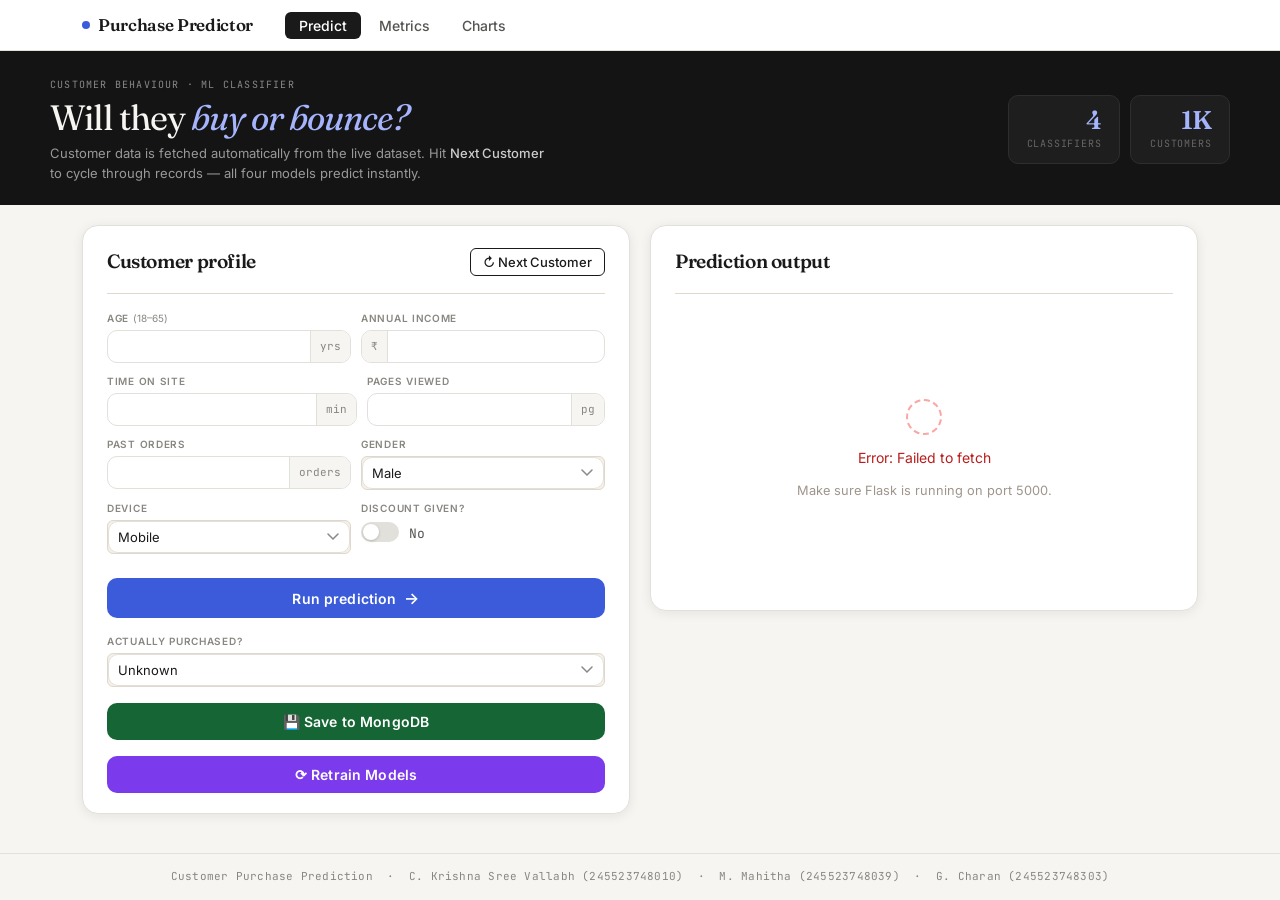
<file: frontend/index.html>
<!DOCTYPE html>
<html lang="en">
<head>
  <meta charset="UTF-8"/>
  <meta name="viewport" content="width=device-width,initial-scale=1"/>
  <title>Purchase Predictor — ML Project</title>
  <link rel="preconnect" href="https://fonts.googleapis.com">
  <link href="https://fonts.googleapis.com/css2?family=Fraunces:ital,opsz,wght@0,9..144,400;0,9..144,600;1,9..144,400;1,9..144,600&family=Inter:wght@400;500;600&family=JetBrains+Mono:wght@400;500&display=swap" rel="stylesheet">
  <link rel="stylesheet" href="static/css/style.css"/>
  <style>
    *, *::before, *::after { box-sizing: border-box; margin: 0; padding: 0; }

    :root {
      --bg:        #F6F5F2;
      --surface:   #FFFFFF;
      --ink:       #1A1A1A;
      --ink-2:     #555450;
      --ink-3:     #888680;
      --rule:      #E2E0DA;
      --accent:    #3B5BDB;
      --accent-lt: #EEF2FF;
      --buy:       #1A6B3C;
      --buy-lt:    #EAFAF1;
      --nobuy:     #991B1B;
      --nobuy-lt:  #FEF2F2;
      --radius:    10px;
      --radius-lg: 16px;
    }

    html, body {
      height: 100%;
    }

    body {
      background: var(--bg);
      color: var(--ink);
      font-family: 'Inter', sans-serif;
      font-size: 15px;
      line-height: 1.6;
      -webkit-font-smoothing: antialiased;
      display: flex;
      flex-direction: column;
      min-height: 100vh;
    }

    /* ── Topbar ── */
    .topbar {
      background: var(--surface);
      border-bottom: 1px solid var(--rule);
      position: sticky;
      top: 0;
      z-index: 100;
      flex-shrink: 0;
    }
    .topbar-inner {
      max-width: 1180px;
      margin: 0 auto;
      padding: 0 2rem;
      height: 50px;
      display: flex;
      align-items: center;
      gap: 2rem;
    }
    .brand {
      font-family: 'Fraunces', serif;
      font-size: 17px;
      font-weight: 600;
      letter-spacing: -0.02em;
      color: var(--ink);
      display: flex;
      align-items: center;
      gap: 8px;
      flex-shrink: 0;
    }
    .brand-dot {
      width: 8px; height: 8px;
      border-radius: 50%;
      background: var(--accent);
      display: inline-block;
    }
    .nav-pills {
      display: flex;
      gap: 4px;
      margin-left: auto;
    }
    .pill {
      background: none;
      border: none;
      cursor: pointer;
      font-family: 'Inter', sans-serif;
      font-size: 14px;
      font-weight: 500;
      color: var(--ink-2);
      padding: 5px 14px;
      border-radius: 6px;
      transition: background 0.15s, color 0.15s;
      text-decoration: none;
      display: inline-flex;
      align-items: center;
    }
    .pill:hover { background: var(--bg); color: var(--ink); }
    .pill.active { background: var(--ink); color: #fff; }

    /* ── Hero (compact) ── */
    .hero {
      background: #141414;
      color: #F6F5F2;
      padding: 1.6rem 2rem 1.4rem;
      flex-shrink: 0;
    }
    .hero-inner {
      max-width: 1180px;
      margin: 0 auto;
      display: flex;
      align-items: center;
      gap: 2rem;
    }
    .hero-copy { flex: 1; }
    .hero-label {
      font-family: 'JetBrains Mono', monospace;
      font-size: 10px;
      letter-spacing: 0.12em;
      color: #888;
      text-transform: uppercase;
      margin-bottom: 0.4rem;
    }
    .hero-h1 {
      font-family: 'Fraunces', serif;
      font-size: clamp(1.6rem, 3vw, 2.2rem);
      font-weight: 400;
      line-height: 1.1;
      letter-spacing: -0.03em;
      color: #F6F5F2;
      margin-bottom: 0.4rem;
    }
    .hero-h1 em { font-style: italic; color: #A5B4FC; }
    .hero-p {
      font-size: 13px;
      color: #999;
      max-width: 500px;
      line-height: 1.5;
    }
    .hero-p strong { color: #ccc; font-weight: 500; }

    .hero-stats {
      display: flex;
      gap: 10px;
      flex-shrink: 0;
    }
    .stat-box {
      background: #1E1E1E;
      border: 1px solid #2E2E2E;
      border-radius: var(--radius);
      padding: 0.7rem 1.1rem;
      min-width: 100px;
      text-align: right;
    }
    .stat-n {
      display: block;
      font-family: 'Fraunces', serif;
      font-size: 1.6rem;
      font-weight: 600;
      color: #A5B4FC;
      line-height: 1;
      letter-spacing: -0.03em;
    }
    .stat-l {
      display: block;
      font-size: 10px;
      letter-spacing: 0.08em;
      text-transform: uppercase;
      color: #666;
      margin-top: 3px;
      font-family: 'JetBrains Mono', monospace;
    }

    /* ── Main fills remaining space ── */
    .main {
      max-width: 1180px;
      width: 100%;
      margin: 0 auto;
      padding: 1.25rem 2rem 1.25rem;
      flex: 1;
      display: flex;
      flex-direction: column;
    }

    /* ── Tabs ── */
    .tab { display: none; flex: 1; flex-direction: column; }
    .tab.active { display: flex; }

    /* ── Predict layout: side by side ── */
    .predict-layout {
      display: grid;
      grid-template-columns: 1fr 1fr;
      gap: 1.25rem;
      align-items: start;
      flex: 1;
    }

    /* ── Pane ── */
    .pane {
      background: var(--surface);
      border: 1px solid var(--rule);
      border-radius: var(--radius-lg);
      padding: 1.25rem 1.5rem;
    }
    .wide-pane { max-width: 100%; }

    .pane-head {
      display: flex;
      align-items: center;
      gap: 12px;
      margin-bottom: 1rem;
      flex-wrap: wrap;
    }
    .pane-title {
      font-family: 'Fraunces', serif;
      font-size: 1.2rem;
      font-weight: 600;
      letter-spacing: -0.02em;
      color: var(--ink);
      flex: 1;
    }
    .pane-sub {
      font-size: 13px;
      color: var(--ink-3);
      font-style: italic;
    }

    /* ── Next customer button ── */
    .next-btn {
      background: none;
      border: 1.5px solid var(--ink);
      color: var(--ink);
      font-family: 'Inter', sans-serif;
      font-size: 13px;
      font-weight: 500;
      padding: 5px 12px;
      border-radius: 6px;
      cursor: pointer;
      transition: background 0.15s, color 0.15s;
      white-space: nowrap;
    }
    .next-btn:hover { background: var(--ink); color: #fff; }

    /* ── Form fields ── */
    .form-rows { display: flex; flex-direction: column; gap: 10px; }
    .row-2 { display: grid; grid-template-columns: 1fr 1fr; gap: 10px; }

    .field label {
      display: block;
      font-size: 10px;
      font-weight: 600;
      letter-spacing: 0.07em;
      text-transform: uppercase;
      color: var(--ink-3);
      margin-bottom: 4px;
    }
    .range { font-weight: 400; letter-spacing: 0; text-transform: none; color: var(--ink-3); font-size: 10px; }

    .inp-wrap {
      display: flex;
      align-items: stretch;
      border: 1.5px solid var(--rule);
      border-radius: var(--radius);
      overflow: hidden;
      background: var(--surface);
      transition: border-color 0.15s;
    }
    .inp-wrap:focus-within { border-color: var(--accent); }
    .inp-wrap input {
      flex: 1;
      border: none;
      outline: none;
      padding: 7px 9px;
      font-family: 'JetBrains Mono', monospace;
      font-size: 13px;
      background: transparent;
      color: var(--ink);
      min-width: 0;
    }
    .inp-tag {
      padding: 0 9px;
      background: var(--bg);
      font-family: 'JetBrains Mono', monospace;
      font-size: 11px;
      color: var(--ink-3);
      display: flex;
      align-items: center;
      border-left: 1.5px solid var(--rule);
      white-space: nowrap;
    }
    .inp-tag.left { border-left: none; border-right: 1.5px solid var(--rule); }

    .sel-wrap select {
      width: 100%;
      border: 1.5px solid var(--rule);
      border-radius: var(--radius);
      padding: 7px 9px;
      font-family: 'Inter', sans-serif;
      font-size: 13px;
      background: var(--surface);
      color: var(--ink);
      outline: none;
      cursor: pointer;
      appearance: none;
      background-image: url("data:image/svg+xml,%3Csvg xmlns='http://www.w3.org/2000/svg' width='12' height='8' viewBox='0 0 12 8'%3E%3Cpath d='M1 1l5 5 5-5' stroke='%23888' stroke-width='1.5' fill='none' stroke-linecap='round'/%3E%3C/svg%3E");
      background-repeat: no-repeat;
      background-position: right 10px center;
      padding-right: 28px;
    }
    .sel-wrap select:focus { border-color: var(--accent); }

    /* toggle */
    .toggle-field { display: flex; align-items: center; gap: 10px; padding-top: 2px; }
    .sw { position: relative; display: inline-block; width: 38px; height: 20px; flex-shrink: 0; }
    .sw input { opacity: 0; width: 0; height: 0; }
    .sw-track {
      position: absolute; inset: 0;
      background: var(--rule);
      border-radius: 10px;
      cursor: pointer;
      transition: background 0.2s;
    }
    .sw input:checked ~ .sw-track { background: var(--accent); }
    .sw-thumb {
      position: absolute;
      top: 2px; left: 2px;
      width: 16px; height: 16px;
      background: #fff;
      border-radius: 50%;
      transition: transform 0.2s;
      box-shadow: 0 1px 3px rgba(0,0,0,0.2);
    }
    .sw input:checked ~ .sw-track .sw-thumb { transform: translateX(18px); }
    .sw-val { font-size: 13px; color: var(--ink-2); font-family: 'JetBrains Mono', monospace; }

    /* run button */
    .run-btn {
      margin-top: 1rem;
      width: 100%;
      background: var(--accent);
      color: #fff;
      border: none;
      border-radius: var(--radius);
      padding: 10px 20px;
      font-family: 'Inter', sans-serif;
      font-size: 14px;
      font-weight: 600;
      cursor: pointer;
      display: flex;
      align-items: center;
      justify-content: center;
      gap: 8px;
      transition: opacity 0.15s;
      letter-spacing: 0.01em;
    }
    .run-btn:hover { opacity: 0.88; }
    .run-arrow { font-size: 16px; }

    /* ── Results pane ── */
    .actual-label {
      display: flex;
      align-items: center;
      gap: 8px;
      padding: 8px 13px;
      border-radius: var(--radius);
      font-family: 'JetBrains Mono', monospace;
      font-size: 12px;
      font-weight: 500;
      margin-bottom: 1rem;
    }
    .actual-label.bought { background: var(--buy-lt); color: var(--buy); border: 1px solid #BBF7D0; }
    .actual-label.not-bought { background: var(--nobuy-lt); color: var(--nobuy); border: 1px solid #FECACA; }
    .hidden { display: none !important; }

    .results-empty, .results-loading {
      display: flex;
      flex-direction: column;
      align-items: center;
      justify-content: center;
      padding: 2.5rem 0;
      color: var(--ink-3);
      font-size: 14px;
      gap: 12px;
    }
    .empty-circle {
      width: 36px; height: 36px;
      border-radius: 50%;
      border: 2px dashed var(--rule);
    }
    .spinner {
      width: 26px; height: 26px;
      border: 2.5px solid var(--rule);
      border-top-color: var(--accent);
      border-radius: 50%;
      animation: spin 0.7s linear infinite;
    }
    @keyframes spin { to { transform: rotate(360deg); } }

    /* ── Prediction cards ── */
    .results-cards {
      display: flex;
      flex-direction: column;
      gap: 8px;
    }
    .model-row {
      display: grid;
      grid-template-columns: 120px 1fr auto;
      align-items: center;
      gap: 12px;
      padding: 10px 14px;
      border: 1px solid var(--rule);
      border-radius: var(--radius);
      background: var(--bg);
      transition: border-color 0.15s;
    }
    .model-row.winner {
      background: var(--accent-lt);
      border-color: #C7D2FE;
    }
    .model-row.buy-pred { border-left: 3px solid var(--buy); }
    .model-row.nobuy-pred { border-left: 3px solid var(--nobuy); }

    .model-name {
      font-size: 10px;
      font-weight: 600;
      letter-spacing: 0.06em;
      text-transform: uppercase;
      color: var(--ink-3);
    }
    .model-verdict {
      font-family: 'Fraunces', serif;
      font-size: 0.95rem;
      font-weight: 600;
      letter-spacing: -0.01em;
    }
    .model-verdict.buy { color: var(--buy); }
    .model-verdict.nobuy { color: var(--nobuy); }

    .model-bar-wrap { position: relative; }
    .model-bar-bg {
      height: 4px;
      background: var(--rule);
      border-radius: 3px;
      overflow: hidden;
      margin-top: 4px;
    }
    .model-bar-fill {
      height: 100%;
      border-radius: 3px;
      transition: width 0.6s cubic-bezier(0.22,1,0.36,1);
    }
    .model-bar-fill.buy { background: var(--buy); }
    .model-bar-fill.nobuy { background: var(--nobuy); }

    .model-pct {
      font-family: 'JetBrains Mono', monospace;
      font-size: 13px;
      font-weight: 500;
      color: var(--ink-2);
      white-space: nowrap;
    }

    /* ── Verdict ── */
    .verdict {
      margin-top: 1rem;
      padding: 12px 16px;
      border-radius: var(--radius);
      background: var(--ink);
      color: #F6F5F2;
    }
    .verdict-tag {
      font-family: 'JetBrains Mono', monospace;
      font-size: 10px;
      letter-spacing: 0.1em;
      text-transform: uppercase;
      color: #777;
      display: block;
      margin-bottom: 3px;
    }
    .verdict-text {
      font-family: 'Fraunces', serif;
      font-size: 1.1rem;
      font-weight: 600;
      letter-spacing: -0.02em;
    }
    .verdict-meta {
      font-size: 12px;
      color: #999;
      margin-top: 3px;
    }

    /* ── Metrics tab ── */
    #metrics-area .metrics-grid {
      display: grid;
      grid-template-columns: repeat(auto-fit, minmax(220px, 1fr));
      gap: 12px;
    }
    .metric-card {
      background: var(--bg);
      border: 1px solid var(--rule);
      border-radius: var(--radius);
      padding: 1rem 1.25rem;
    }
    .metric-card .mc-model {
      font-size: 11px;
      font-weight: 600;
      letter-spacing: 0.07em;
      text-transform: uppercase;
      color: var(--ink-3);
      margin-bottom: 10px;
    }
    .metric-card .mc-acc {
      font-family: 'Fraunces', serif;
      font-size: 2rem;
      font-weight: 600;
      color: var(--accent);
      letter-spacing: -0.03em;
      line-height: 1;
    }
    .metric-card .mc-label {
      font-size: 12px;
      color: var(--ink-3);
      margin-top: 2px;
    }
    .metric-card table {
      width: 100%;
      border-collapse: collapse;
      margin-top: 12px;
      font-size: 12px;
    }
    .metric-card td {
      padding: 3px 0;
      color: var(--ink-2);
    }
    .metric-card td:last-child {
      text-align: right;
      font-family: 'JetBrains Mono', monospace;
      color: var(--ink);
      font-weight: 500;
    }
    .muted-msg { color: var(--ink-3); font-size: 14px; }

    /* ── Charts tab ── */
    .charts-area {
      display: grid;
      grid-template-columns: repeat(auto-fit, minmax(280px, 1fr));
      gap: 1.25rem;
    }
    .chart-card {
      background: var(--bg);
      border: 1px solid var(--rule);
      border-radius: var(--radius);
      overflow: hidden;
    }
    .chart-card img { width: 100%; display: block; }
    .chart-card-label {
      padding: 10px 14px;
      font-size: 12px;
      color: var(--ink-3);
      border-top: 1px solid var(--rule);
      font-family: 'JetBrains Mono', monospace;
    }

    /* ── Footer ── */
    .footer {
      border-top: 1px solid var(--rule);
      text-align: center;
      padding: 0.9rem 2rem;
      font-size: 11px;
      color: var(--ink-3);
      font-family: 'JetBrains Mono', monospace;
      letter-spacing: 0.02em;
      flex-shrink: 0;
    }

    /* ── Responsive ── */
    @media (max-width: 780px) {
      .predict-layout { grid-template-columns: 1fr; }
      .hero-inner { flex-wrap: wrap; }
      .hero-stats { flex-direction: row; flex-wrap: wrap; }
      .stat-box { flex: 1; min-width: 80px; }
      .row-2 { grid-template-columns: 1fr; }
      .model-row { grid-template-columns: 100px 1fr auto; }
    }
  </style>
</head>
<body>

<header class="topbar">
  <div class="topbar-inner">
    <div class="brand"><span class="brand-dot"></span>Purchase Predictor</div>
    <nav class="nav-pills">
      <button class="pill active" data-tab="predict">Predict</button>
      <button class="pill" data-tab="metrics">Metrics</button>
      <button class="pill" data-tab="charts">Charts</button>
    </nav>
  </div>
</header>

<div class="hero">
  <div class="hero-inner">
    <div class="hero-copy">
      <p class="hero-label">Customer Behaviour · ML Classifier</p>
      <h1 class="hero-h1">Will they <em>buy or bounce?</em></h1>
      <p class="hero-p">
        Customer data is fetched automatically from the live dataset.
        Hit <strong>Next Customer</strong> to cycle through records —
        all four models predict instantly.
      </p>
    </div>
    <div class="hero-stats">
      <div class="stat-box">
        <span class="stat-n">4</span>
        <span class="stat-l">Classifiers</span>
      </div>
      <div class="stat-box">
        <span class="stat-n">1K</span>
        <span class="stat-l">Customers</span>
      </div>
    </div>
  </div>
</div>

<main class="main">

  <!-- TAB: PREDICT -->
  <section id="tab-predict" class="tab active">
    <div class="predict-layout">

      <div class="pane form-pane">
        <div class="pane-head">
          <h2 class="pane-title">Customer profile</h2>
          <button class="next-btn" id="nextCustomerBtn">↻ Next customer</button>
        </div>

        <div class="form-rows">
          <div class="row-2">
            <div class="field">
              <label>Age <span class="range">(18–65)</span></label>
              <div class="inp-wrap"><input type="number" id="f-age" min="18" max="65"/><span class="inp-tag">yrs</span></div>
            </div>
            <div class="field">
              <label>Annual income</label>
              <div class="inp-wrap"><span class="inp-tag left">₹</span><input type="number" id="f-income"/></div>
            </div>
          </div>
          <div class="row-2">
            <div class="field">
              <label>Time on site</label>
              <div class="inp-wrap"><input type="number" id="f-time" step="0.5"/><span class="inp-tag">min</span></div>
            </div>
            <div class="field">
              <label>Pages viewed</label>
              <div class="inp-wrap"><input type="number" id="f-pages" min="1" max="20"/><span class="inp-tag">pg</span></div>
            </div>
          </div>
          <div class="row-2">
            <div class="field">
              <label>Past orders</label>
              <div class="inp-wrap"><input type="number" id="f-orders" min="0" max="15"/><span class="inp-tag">orders</span></div>
            </div>
            <div class="field">
              <label>Gender</label>
              <div class="sel-wrap"><select id="f-gender"><option>Male</option><option>Female</option></select></div>
            </div>
          </div>
          <div class="row-2">
            <div class="field">
              <label>Device</label>
              <div class="sel-wrap"><select id="f-device"><option>Mobile</option><option>Desktop</option><option>Tablet</option></select></div>
            </div>
            <div class="field">
              <label>Discount given?</label>
              <div class="toggle-field">
                <label class="sw">
                  <input type="checkbox" id="f-discount"/>
                  <span class="sw-track"><span class="sw-thumb"></span></span>
                </label>
                <span class="sw-val" id="sw-label">No</span>
              </div>
            </div>
          </div>
        </div>

        <button class="run-btn" id="runBtn">
          Run prediction <span class="run-arrow">→</span>
        </button>

        <div class="field" style="margin-top:15px;">
          <label>Actually Purchased?</label>
          <div class="sel-wrap">
            <select id="f-bought">
              <option value="">Unknown</option>
              <option value="1">Yes</option>
              <option value="0">No</option>
            </select>
          </div>
        </div>

        <button class="run-btn" id="saveBtn" type="button" style="background:#166534;">
          💾 Save to MongoDB
        </button>

        <button class="run-btn" id="retrainBtn" type="button" style="background:#7c3aed;">
          ⟳ Retrain Models
        </button>

        <div id="save-status" class="hidden" style="margin-top:12px;padding:10px;border-radius:8px;"></div>
      </div>

      <div class="pane results-pane">
        <div class="pane-head">
          <h2 class="pane-title">Prediction output</h2>
        </div>

        <div id="actual-label-box" class="actual-label hidden">
          <span id="actual-label-text"></span>
        </div>

        <div id="results-empty" class="results-empty">
          <div class="empty-circle"></div>
          <p>Fetching customer data…</p>
        </div>

        <div id="results-loading" class="results-loading hidden">
          <div class="spinner"></div>
          <p>Running predictions…</p>
        </div>

        <div id="results-cards" class="results-cards hidden"></div>

        <div id="verdict" class="verdict hidden">
          <div class="verdict-inner">
            <span class="verdict-tag">Final verdict</span>
            <p id="verdict-text" class="verdict-text">—</p>
            <p id="verdict-meta" class="verdict-meta">—</p>
          </div>
        </div>
      </div>

    </div>
  </section>

  <!-- TAB: METRICS -->
  <section id="tab-metrics" class="tab">
    <div class="pane wide-pane">
      <div class="pane-head">
        <h2 class="pane-title">Model performance</h2>
        <span class="pane-sub">Evaluated on 20% held-out test data</span>
      </div>
      <div id="metrics-area"><p class="muted-msg">Loading…</p></div>
    </div>
  </section>

  <!-- TAB: CHARTS -->
  <section id="tab-charts" class="tab">
    <div class="pane wide-pane">
      <div class="pane-head">
        <h2 class="pane-title">EDA &amp; evaluation charts</h2>
        <span class="pane-sub">Generated during training</span>
      </div>
      <div id="charts-area" class="charts-area"><p class="muted-msg">Loading…</p></div>
    </div>
  </section>

</main>

<footer class="footer">
  Customer Purchase Prediction &nbsp;·&nbsp;
  C. Krishna Sree Vallabh (245523748010) &nbsp;·&nbsp;
  M. Mahitha (245523748039) &nbsp;·&nbsp;
  G. Charan (245523748303)
</footer>


<script src="static/js/app.js"></script>
</body>
</html>
</file>
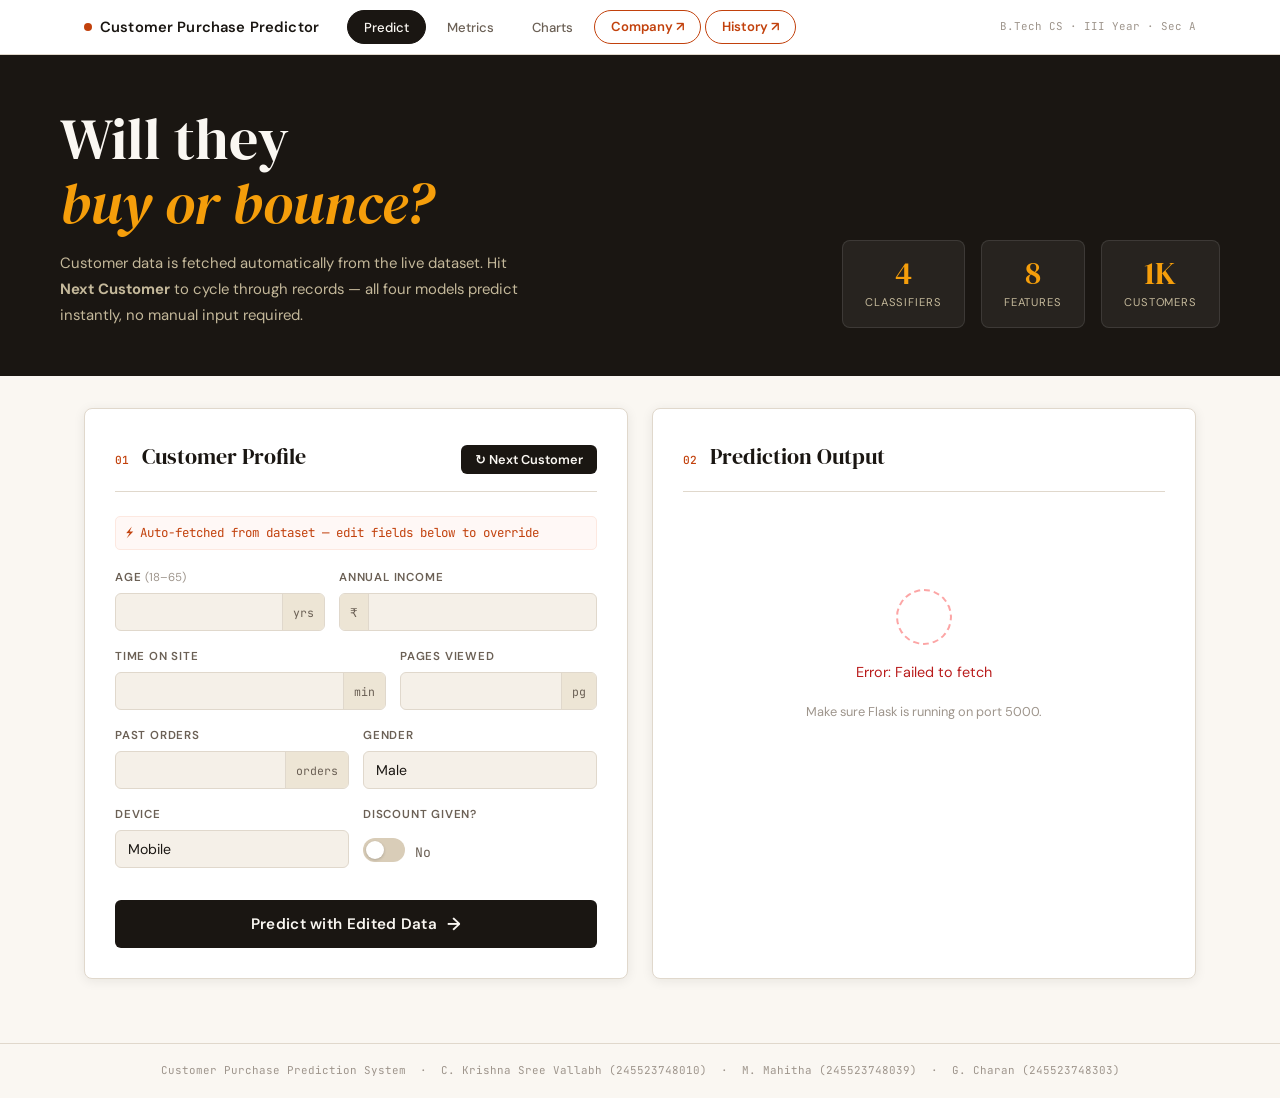
<file: cpp_v2/frontend/index.html>
<!DOCTYPE html>
<html lang="en">
<head>
  <meta charset="UTF-8"/>
  <meta name="viewport" content="width=device-width,initial-scale=1"/>
  <title>Purchase Predictor — ML Project</title>
  <link rel="preconnect" href="https://fonts.googleapis.com">
  <link href="https://fonts.googleapis.com/css2?family=DM+Serif+Display:ital@0;1&family=DM+Sans:wght@400;500;600&family=JetBrains+Mono:wght@400;500&display=swap" rel="stylesheet">
  <link rel="stylesheet" href="static/css/style.css"/>
</head>
<body>

<header class="topbar">
  <div class="topbar-inner">
    <div class="brand"><span class="brand-dot"></span>Customer Purchase Predictor</div>
    <nav class="nav-pills">
      <button class="pill active" data-tab="predict">Predict</button>
      <button class="pill" data-tab="metrics">Metrics</button>
      <button class="pill" data-tab="charts">Charts</button>
      <a href="/company" class="pill co-pill">Company ↗</a>
      <a href="/history" class="pill co-pill">History ↗</a>
    </nav>
    <div class="course-tag">B.Tech CS · III Year · Sec A</div>
  </div>
</header>

<div class="hero-strip">
  <div class="hero-strip-inner">
    <div class="hero-copy">
      <h1 class="hero-h1">Will they<br/><em>buy or bounce?</em></h1>
      <p class="hero-p">
        Customer data is fetched automatically from the live dataset.
        Hit <strong>Next Customer</strong> to cycle through records —
        all four models predict instantly, no manual input required.
      </p>
    </div>
    <div class="hero-stats">
      <div class="stat-box"><span class="stat-n">4</span><span class="stat-l">Classifiers</span></div>
      <div class="stat-box"><span class="stat-n">8</span><span class="stat-l">Features</span></div>
      <div class="stat-box"><span class="stat-n">1K</span><span class="stat-l">Customers</span></div>
    </div>
  </div>
</div>

<main class="main">

  <!-- ═══ TAB: PREDICT ═══ -->
  <section id="tab-predict" class="tab active">
    <div class="predict-layout">

      <!-- form -->
      <div class="pane form-pane">
        <div class="pane-head">
          <span class="pane-num">01</span>
          <h2 class="pane-title">Customer Profile</h2>
          <button class="next-btn" id="nextCustomerBtn">↻  Next Customer</button>
        </div>
        <p class="auto-note">⚡ Auto-fetched from dataset — edit fields below to override</p>

        <div class="form-rows">
          <div class="row-2">
            <div class="field">
              <label>Age <span class="range">(18–65)</span></label>
              <div class="inp-wrap"><input type="number" id="f-age" min="18" max="65"/><span class="inp-tag">yrs</span></div>
            </div>
            <div class="field">
              <label>Annual Income</label>
              <div class="inp-wrap"><span class="inp-tag left">₹</span><input type="number" id="f-income"/></div>
            </div>
          </div>
          <div class="row-2">
            <div class="field">
              <label>Time on Site</label>
              <div class="inp-wrap"><input type="number" id="f-time" step="0.5"/><span class="inp-tag">min</span></div>
            </div>
            <div class="field">
              <label>Pages Viewed</label>
              <div class="inp-wrap"><input type="number" id="f-pages" min="1" max="20"/><span class="inp-tag">pg</span></div>
            </div>
          </div>
          <div class="row-2">
            <div class="field">
              <label>Past Orders</label>
              <div class="inp-wrap"><input type="number" id="f-orders" min="0" max="15"/><span class="inp-tag">orders</span></div>
            </div>
            <div class="field">
              <label>Gender</label>
              <div class="sel-wrap"><select id="f-gender"><option>Male</option><option>Female</option></select></div>
            </div>
          </div>
          <div class="row-2">
            <div class="field">
              <label>Device</label>
              <div class="sel-wrap"><select id="f-device"><option>Mobile</option><option>Desktop</option><option>Tablet</option></select></div>
            </div>
            <div class="field">
              <label>Discount Given?</label>
              <div class="toggle-field">
                <label class="sw">
                  <input type="checkbox" id="f-discount"/>
                  <span class="sw-track"><span class="sw-thumb"></span></span>
                </label>
                <span class="sw-val" id="sw-label">No</span>
              </div>
            </div>
          </div>
        </div>

        <button class="run-btn" id="runBtn">
          Predict with Edited Data <span class="run-arrow">→</span>
        </button>
      </div>

      <!-- results -->
      <div class="pane results-pane">
        <div class="pane-head">
          <span class="pane-num">02</span>
          <h2 class="pane-title">Prediction Output</h2>
        </div>

        <!-- actual label from dataset -->
        <div id="actual-label-box" class="actual-label hidden">
          <span id="actual-label-text"></span>
        </div>

        <div id="results-empty" class="results-empty">
          <div class="empty-circle"></div>
          <p>Fetching customer data…</p>
        </div>

        <div id="results-loading" class="results-loading hidden">
          <div class="spinner"></div>
          <p>Running predictions…</p>
        </div>

        <div id="results-cards" class="results-cards hidden"></div>

        <div id="verdict" class="verdict hidden">
          <div class="verdict-inner">
            <span class="verdict-tag">Final Verdict</span>
            <p id="verdict-text" class="verdict-text">—</p>
            <p id="verdict-meta" class="verdict-meta">—</p>
          </div>
        </div>
      </div>

    </div>
  </section>

  <!-- ═══ TAB: METRICS ═══ -->
  <section id="tab-metrics" class="tab">
    <div class="pane wide-pane">
      <div class="pane-head">
        <span class="pane-num">03</span>
        <h2 class="pane-title">Model Performance</h2>
        <span class="pane-sub">Evaluated on 20% held-out test data</span>
      </div>
      <div id="metrics-area"><p class="muted-msg">Loading…</p></div>
    </div>
  </section>

  <!-- ═══ TAB: CHARTS ═══ -->
  <section id="tab-charts" class="tab">
    <div class="pane wide-pane">
      <div class="pane-head">
        <span class="pane-num">04</span>
        <h2 class="pane-title">EDA &amp; Evaluation Charts</h2>
        <span class="pane-sub">Generated during training</span>
      </div>
      <div id="charts-area" class="charts-area"><p class="muted-msg">Loading…</p></div>
    </div>
  </section>

</main>

<footer class="footer">
  <p>Customer Purchase Prediction System &nbsp;·&nbsp;
     C. Krishna Sree Vallabh (245523748010) &nbsp;·&nbsp;
     M. Mahitha (245523748039) &nbsp;·&nbsp;
     G. Charan (245523748303)</p>
</footer>

<script src="static/js/app.js"></script>
</body>
</html>
</file>
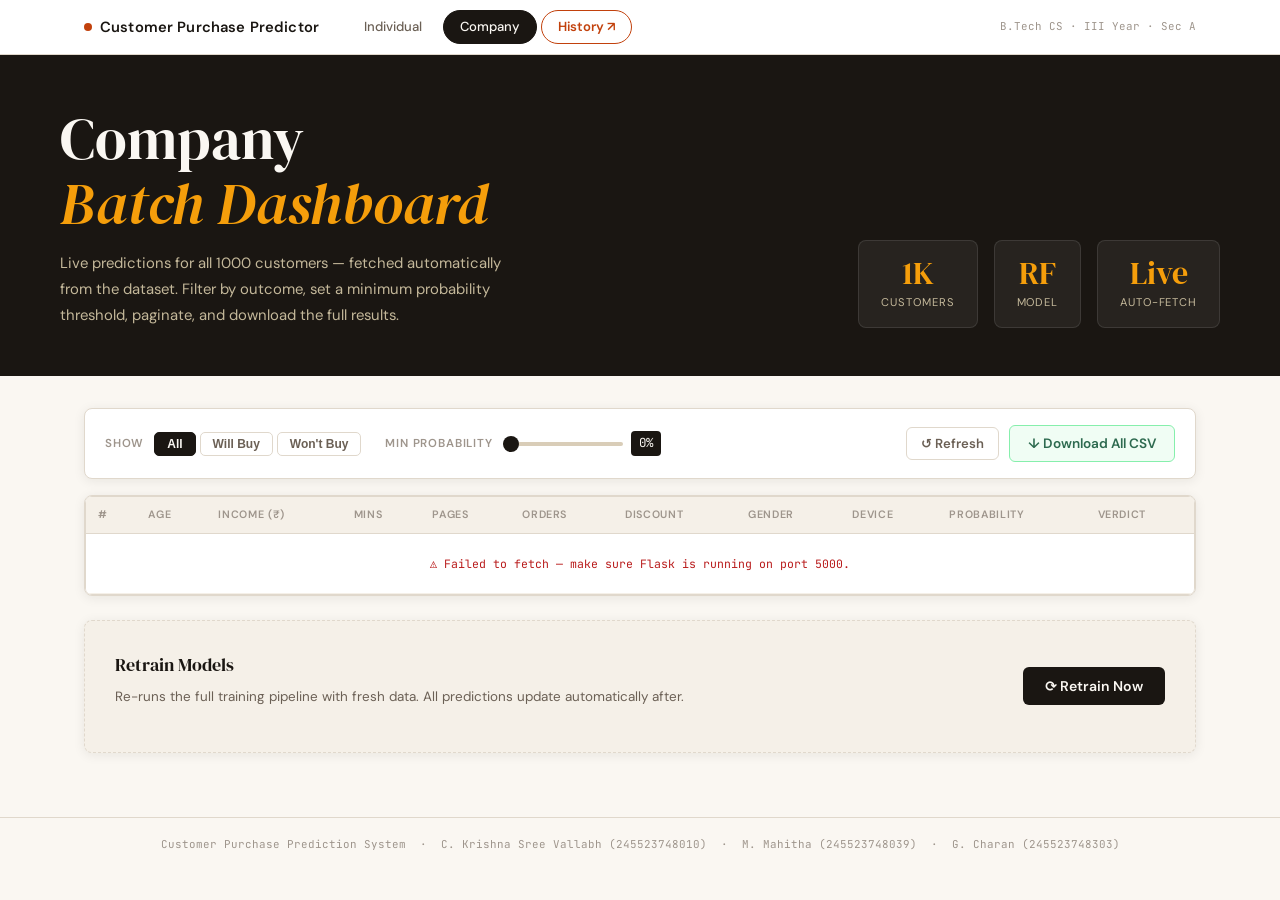
<file: frontend/company.html>
<!DOCTYPE html>
<html lang="en">
<head>
  <meta charset="UTF-8"/>
  <meta name="viewport" content="width=device-width,initial-scale=1"/>
  <title>Company Dashboard — Purchase Predictor</title>
  <link rel="preconnect" href="https://fonts.googleapis.com">
  <link href="https://fonts.googleapis.com/css2?family=DM+Serif+Display:ital@0;1&family=DM+Sans:wght@400;500;600&family=JetBrains+Mono:wght@400;500&display=swap" rel="stylesheet">
  <link rel="stylesheet" href="static/css/style.css"/>
  <link rel="stylesheet" href="static/css/company.css"/>
</head>
<body>

<header class="topbar">
  <div class="topbar-inner">
    <div class="brand"><span class="brand-dot"></span>Customer Purchase Predictor</div>
    <nav class="nav-pills">
      <a href="/" class="pill">Individual</a>
      <a href="/company" class="pill active">Company</a>
      <a href="/history" class="pill co-pill">History ↗</a>
    </nav>
    <div class="course-tag">B.Tech CS · III Year · Sec A</div>
  </div>
</header>

<div class="hero-strip">
  <div class="hero-strip-inner">
    <div class="hero-copy">
      <h1 class="hero-h1">Company<br/><em>Batch Dashboard</em></h1>
      <p class="hero-p">
        Live predictions for all 1000 customers — fetched automatically
        from the dataset. Filter by outcome, set a minimum probability
        threshold, paginate, and download the full results.
      </p>
    </div>
    <div class="hero-stats">
      <div class="stat-box"><span class="stat-n">1K</span><span class="stat-l">Customers</span></div>
      <div class="stat-box"><span class="stat-n">RF</span><span class="stat-l">Model</span></div>
      <div class="stat-box"><span class="stat-n">Live</span><span class="stat-l">Auto-fetch</span></div>
    </div>
  </div>
</div>

<main class="main">

  <!-- controls bar -->
  <div class="controls-bar pane">
    <div class="controls-left">

      <!-- filter buttons -->
      <div class="ctrl-group">
        <span class="ctrl-label">Show</span>
        <div class="table-filters">
          <button class="filter-btn active" data-filter="all">All</button>
          <button class="filter-btn" data-filter="buy">Will Buy</button>
          <button class="filter-btn" data-filter="nobuy">Won't Buy</button>
        </div>
      </div>

      <!-- min probability slider -->
      <div class="ctrl-group">
        <span class="ctrl-label">Min Probability</span>
        <div class="prob-slider-wrap">
          <input type="range" id="prob-filter" min="0" max="90" step="5" value="0"/>
          <span class="prob-val-badge" id="prob-val">0%</span>
        </div>
      </div>

    </div>
    <div class="controls-right">
      <button class="icon-btn" id="refreshBtn" title="Refresh">↺ Refresh</button>
      <button class="dl-btn green" id="downloadAllBtn">↓ Download All CSV</button>
    </div>
  </div>

  <!-- summary cards -->
  <div id="co-summary" class="co-summary hidden">
    <div class="sum-card buy">
      <span class="sum-n" id="sum-buy">0</span>
      <span class="sum-l">Will Purchase</span>
    </div>
    <div class="sum-card nobuy">
      <span class="sum-n" id="sum-nobuy">0</span>
      <span class="sum-l">Won't Purchase</span>
    </div>
    <div class="sum-card neutral">
      <span class="sum-n" id="sum-showing">0</span>
      <span class="sum-l">Showing</span>
    </div>
    <div class="sum-card neutral">
      <span class="sum-n" id="sum-prob">—</span>
      <span class="sum-l">Avg Probability</span>
    </div>
  </div>

  <!-- table -->
  <div id="co-table-wrap" class="pane table-pane hidden">

    <!-- loading overlay -->
    <div id="table-loading" class="table-loading hidden">
      <div class="spinner"></div>
      <span>Fetching predictions…</span>
    </div>

    <div class="table-scroll">
      <table class="batch-tbl" id="batchTable">
        <thead>
          <tr>
            <th>#</th>
            <th>Age</th>
            <th>Income (₹)</th>
            <th>Mins</th>
            <th>Pages</th>
            <th>Orders</th>
            <th>Discount</th>
            <th>Gender</th>
            <th>Device</th>
            <th>Probability</th>
            <th>Verdict</th>
          </tr>
        </thead>
        <tbody id="batchBody"></tbody>
      </table>
    </div>

    <!-- pagination -->
    <div id="pagination-row" class="pagination-row hidden">
      <button class="page-btn" id="prevBtn">← Prev</button>
      <span class="page-info" id="page-info">Page 1</span>
      <button class="page-btn" id="nextBtn">Next →</button>
    </div>

  </div>

  <!-- retrain -->
  <div class="pane retrain-pane">
    <div class="retrain-inner">
      <div>
        <h3 class="step-title">Retrain Models</h3>
        <p class="step-desc">Re-runs the full training pipeline with fresh data. All predictions update automatically after.</p>
      </div>
      <button class="retrain-btn" id="retrainBtn">⟳  Retrain Now</button>
    </div>
    <div id="retrain-msg" class="retrain-msg hidden"></div>
  </div>

</main>

<footer class="footer">
  <p>Customer Purchase Prediction System &nbsp;·&nbsp;
     C. Krishna Sree Vallabh (245523748010) &nbsp;·&nbsp;
     M. Mahitha (245523748039) &nbsp;·&nbsp;
     G. Charan (245523748303)</p>
</footer>

<script src="static/js/company.js"></script>
</body>
</html>
</file>
<file: frontend/static/css/style.css>
/* =====================================================
   style.css  |  Customer Purchase Predictor
   Aesthetic: warm editorial / newsroom-inspired
   Fonts: DM Serif Display + DM Sans + JetBrains Mono
===================================================== */

/* ─── tokens ─── */
:root{
  --cream:   #faf7f2;
  --paper:   #ffffff;
  --warm-50: #f5f0e8;
  --warm-100:#ede5d5;
  --warm-200:#d9cdb8;
  --ink:     #1a1612;
  --ink-60:  #6b6055;
  --ink-40:  #9e958c;
  --rust:    #c2410c;        /* "buy" accent */
  --sage:    #2d6a4f;        /* "no-buy" contrast */
  --gold:    #b45309;
  --blue:    #1d4ed8;
  --border:  #e0d8cc;
  --shadow:  0 2px 12px rgba(26,22,18,.08);
  --r:       8px;
  --serif:  'DM Serif Display', Georgia, serif;
  --sans:   'DM Sans', system-ui, sans-serif;
  --mono:   'JetBrains Mono', monospace;
}

*,*::before,*::after{box-sizing:border-box;margin:0;padding:0}
html{scroll-behavior:smooth}

body{
  background:var(--cream);
  color:var(--ink);
  font-family:var(--sans);
  font-size:15px;
  line-height:1.65;
  min-height:100vh;
}

/* ─── topbar ─── */
.topbar{
  background:var(--paper);
  border-bottom:1px solid var(--border);
  position:sticky;top:0;z-index:200;
}
.topbar-inner{
  max-width:1160px;margin:0 auto;
  padding:0 24px;height:54px;
  display:flex;align-items:center;gap:28px;
}
.brand{
  display:flex;align-items:center;gap:8px;
  font-family:var(--sans);font-weight:600;
  font-size:.92rem;color:var(--ink);letter-spacing:.01em;
  white-space:nowrap;
}
.brand-dot{
  width:8px;height:8px;border-radius:50%;
  background:var(--rust);flex-shrink:0;
}
.nav-pills{display:flex;gap:4px;flex:1}
.pill{
  background:none;border:1px solid transparent;
  color:var(--ink-60);font-family:var(--sans);
  font-size:.82rem;font-weight:500;
  padding:5px 16px;border-radius:20px;cursor:pointer;
  transition:all .16s;
}
.pill:hover{border-color:var(--border);color:var(--ink)}
.pill.active{background:var(--ink);color:var(--cream);border-color:var(--ink)}
.course-tag{
  font-family:var(--mono);font-size:.68rem;
  color:var(--ink-40);white-space:nowrap;
}

/* ─── hero strip ─── */
.hero-strip{
  background:var(--ink);
  color:var(--cream);
  padding:52px 24px 48px;
}
.hero-strip-inner{
  max-width:1160px;margin:0 auto;
  display:flex;align-items:flex-end;
  justify-content:space-between;gap:32px;
  flex-wrap:wrap;
}
.hero-h1{
  font-family:var(--serif);
  font-size:clamp(2.4rem,4.5vw,3.6rem);
  font-weight:400;line-height:1.12;
  margin-bottom:14px;
}
.hero-h1 em{
  font-style:italic;
  color:#f59e0b;         /* warm amber highlight on dark */
}
.hero-p{
  font-size:.93rem;color:#c4b89a;
  max-width:460px;line-height:1.75;
}
.hero-stats{display:flex;gap:16px;flex-shrink:0}
.stat-box{
  background:rgba(255,255,255,.06);
  border:1px solid rgba(255,255,255,.1);
  border-radius:var(--r);
  padding:16px 22px;text-align:center;
  min-width:80px;
}
.stat-n{
  display:block;
  font-family:var(--serif);font-size:2rem;
  color:#f59e0b;line-height:1;
}
.stat-l{
  display:block;font-size:.7rem;
  color:#c4b89a;text-transform:uppercase;
  letter-spacing:.08em;margin-top:4px;
}

/* ─── main layout ─── */
.main{
  max-width:1160px;margin:0 auto;
  padding:32px 24px 64px;
}
.tab{display:none}
.tab.active{display:block;animation:fadeIn .25s ease}
@keyframes fadeIn{from{opacity:0;transform:translateY(8px)}to{opacity:1;transform:none}}

/* ─── panes ─── */
.pane{
  background:var(--paper);
  border:1px solid var(--border);
  border-radius:var(--r);
  box-shadow:var(--shadow);
  padding:30px;
}
.wide-pane{width:100%}
.predict-layout{
  display:grid;
  grid-template-columns:1fr 1fr;
  gap:24px;
}
.pane-head{
  display:flex;align-items:baseline;gap:12px;
  margin-bottom:24px;border-bottom:1px solid var(--border);
  padding-bottom:16px;
}
.pane-num{
  font-family:var(--mono);font-size:.7rem;
  color:var(--rust);font-weight:500;
  letter-spacing:.04em;
}
.pane-title{
  font-family:var(--serif);font-size:1.35rem;
  font-weight:400;color:var(--ink);
}
.pane-sub{
  font-size:.78rem;color:var(--ink-40);margin-left:auto;
}

/* ─── form ─── */
.form-rows{display:flex;flex-direction:column;gap:16px;margin-bottom:24px}
.row-2{display:grid;grid-template-columns:1fr 1fr;gap:14px}
.field label{
  display:block;font-size:.72rem;font-weight:600;
  text-transform:uppercase;letter-spacing:.07em;
  color:var(--ink-60);margin-bottom:6px;
}
.range{font-weight:400;color:var(--ink-40);text-transform:none;letter-spacing:0}

.inp-wrap{
  display:flex;align-items:stretch;
  border:1px solid var(--border);border-radius:6px;
  overflow:hidden;background:var(--warm-50);
  transition:border-color .15s,box-shadow .15s;
}
.inp-wrap:focus-within{
  border-color:var(--rust);
  box-shadow:0 0 0 3px rgba(194,65,12,.08);
}
.inp-wrap input{
  flex:1;border:none;background:none;outline:none;
  padding:9px 12px;font-family:var(--mono);
  font-size:.88rem;color:var(--ink);
}
.inp-tag{
  background:var(--warm-100);padding:0 10px;
  font-family:var(--mono);font-size:.72rem;
  color:var(--ink-60);display:flex;align-items:center;
  border-left:1px solid var(--border);
}
.inp-tag.left{border-left:none;border-right:1px solid var(--border);order:-1}

.sel-wrap{
  border:1px solid var(--border);border-radius:6px;
  background:var(--warm-50);overflow:hidden;
  transition:border-color .15s;
}
.sel-wrap:focus-within{border-color:var(--rust)}
.sel-wrap select{
  width:100%;border:none;background:none;outline:none;
  padding:9px 12px;font-family:var(--sans);
  font-size:.88rem;color:var(--ink);cursor:pointer;
  appearance:none;
}

/* toggle */
.toggle-field{display:flex;align-items:center;gap:10px;padding:8px 0}
.sw{position:relative;display:inline-block;width:42px;height:24px;flex-shrink:0}
.sw input{opacity:0;width:0;height:0}
.sw-track{
  position:absolute;inset:0;border-radius:999px;
  background:var(--warm-200);cursor:pointer;
  transition:background .2s;
}
.sw-thumb{
  position:absolute;top:3px;left:3px;
  width:18px;height:18px;border-radius:50%;
  background:white;box-shadow:0 1px 3px rgba(0,0,0,.2);
  transition:transform .2s;
}
.sw input:checked ~ .sw-track{background:var(--rust)}
.sw input:checked ~ .sw-track .sw-thumb{transform:translateX(18px)}
.sw-val{font-family:var(--mono);font-size:.82rem;color:var(--ink-60)}

/* run button */
.run-btn{
  width:100%;padding:13px 20px;
  background:var(--ink);color:var(--cream);
  border:none;border-radius:6px;cursor:pointer;
  font-family:var(--sans);font-size:.95rem;font-weight:600;
  display:flex;align-items:center;justify-content:center;gap:10px;
  transition:background .15s,transform .12s;
  letter-spacing:.02em;
}
.run-btn:hover{background:#2d2620;transform:translateY(-1px)}
.run-btn:active{transform:translateY(0)}
.run-btn.busy{opacity:.6;pointer-events:none}
.run-arrow{font-size:1.1rem;transition:transform .15s}
.run-btn:hover .run-arrow{transform:translateX(4px)}

/* ─── results ─── */
.results-empty{
  display:flex;flex-direction:column;
  align-items:center;justify-content:center;
  gap:16px;min-height:280px;text-align:center;
  color:var(--ink-40);font-size:.9rem;
}
.empty-circle{
  width:56px;height:56px;border-radius:50%;
  border:2px dashed var(--warm-200);
}

.results-cards{
  display:grid;grid-template-columns:1fr 1fr;
  gap:12px;margin-bottom:16px;
}
.rc{
  border:1px solid var(--border);border-radius:6px;
  padding:14px 16px;
  animation:fadeIn .22s ease both;
}
.rc.buy {border-color:#86efac;background:#f0fdf4}
.rc.nobuy{border-color:#fca5a5;background:#fff1f2}

.rc-model{
  font-size:.68rem;font-weight:600;
  text-transform:uppercase;letter-spacing:.07em;
  color:var(--ink-40);margin-bottom:6px;
}
.rc-label{
  font-family:var(--serif);font-size:1.05rem;
  margin-bottom:10px;
}
.rc.buy  .rc-label{color:var(--sage)}
.rc.nobuy .rc-label{color:#b91c1c}

.prob-row{
  display:flex;justify-content:space-between;
  font-family:var(--mono);font-size:.72rem;
  color:var(--ink-60);margin-bottom:5px;
}
.prob-track{
  background:var(--warm-100);border-radius:3px;height:5px;overflow:hidden;
}
.prob-fill{
  height:100%;border-radius:3px;
  transition:width .65s cubic-bezier(.34,1.56,.64,1);
}
.rc.buy  .prob-fill{background:var(--sage)}
.rc.nobuy .prob-fill{background:#dc2626}

/* verdict */
.verdict{
  border-radius:6px;padding:16px 20px;
  border:1px solid var(--border);
}
.verdict.buy {border-color:#86efac;background:#f0fdf4}
.verdict.nobuy{border-color:#fca5a5;background:#fff1f2}

.verdict-tag{
  font-size:.68rem;font-weight:600;
  text-transform:uppercase;letter-spacing:.08em;
  color:var(--ink-40);
}
.verdict-text{
  font-family:var(--serif);font-size:1.3rem;
  margin:4px 0 2px;
}
.verdict.buy  .verdict-text{color:var(--sage)}
.verdict.nobuy .verdict-text{color:#b91c1c}
.verdict-meta{
  font-family:var(--mono);font-size:.75rem;color:var(--ink-60);
}

.hidden{display:none!important}

/* ─── metrics table ─── */
.metrics-tbl{width:100%;border-collapse:collapse;margin-top:8px}
.metrics-tbl thead th{
  text-align:left;font-size:.7rem;font-weight:600;
  text-transform:uppercase;letter-spacing:.07em;
  color:var(--ink-40);padding:8px 14px;
  border-bottom:2px solid var(--border);
}
.metrics-tbl tbody tr{border-bottom:1px solid var(--warm-50)}
.metrics-tbl tbody tr:hover{background:var(--cream)}
.metrics-tbl td{
  padding:11px 14px;
  font-family:var(--mono);font-size:.84rem;
}
.metrics-tbl td:first-child{
  font-family:var(--sans);font-weight:600;
  color:var(--ink);font-size:.88rem;
}
.chip{
  display:inline-block;padding:2px 9px;
  border-radius:4px;font-size:.78rem;
}
.chip-hi{background:#dcfce7;color:#166534}
.chip-mid{background:#fef9c3;color:#854d0e}
.chip-lo{background:#fee2e2;color:#991b1b}

/* ─── charts grid ─── */
.charts-area{
  display:grid;
  grid-template-columns:repeat(auto-fill,minmax(340px,1fr));
  gap:18px;margin-top:8px;
}
.chart-card{
  border:1px solid var(--border);border-radius:6px;
  overflow:hidden;
  animation:fadeIn .25s ease;
}
.chart-card img{width:100%;display:block}
.chart-caption{
  padding:8px 12px;
  font-family:var(--mono);font-size:.68rem;
  color:var(--ink-40);border-top:1px solid var(--border);
  background:var(--warm-50);
}

.muted-msg{color:var(--ink-40);font-size:.88rem;padding:12px 0}

/* ─── footer ─── */
.footer{
  border-top:1px solid var(--border);
  padding:18px 24px;text-align:center;
  font-family:var(--mono);font-size:.68rem;color:var(--ink-40);
}

/* ─── responsive ─── */
@media(max-width:780px){
  .predict-layout{grid-template-columns:1fr}
  .results-cards{grid-template-columns:1fr}
  .hero-strip-inner{flex-direction:column;align-items:flex-start}
  .row-2{grid-template-columns:1fr}
  .charts-area{grid-template-columns:1fr}
  .nav-pills{gap:2px}
  .pill{padding:4px 11px;font-size:.78rem}
}

/* company nav link */
a.pill { text-decoration: none; }
.co-pill {
  border-color: var(--rust) !important;
  color: var(--rust) !important;
  font-weight: 600;
}
.co-pill:hover { background: #fff8f6 !important; }


/* ── auto-fetch additions ── */
.next-btn {
  margin-left: auto;
  padding: 6px 14px;
  background: var(--ink);
  color: var(--cream);
  border: none;
  border-radius: 6px;
  font-family: var(--sans);
  font-size: .8rem;
  font-weight: 600;
  cursor: pointer;
  transition: background .15s;
  white-space: nowrap;
}
.next-btn:hover    { background: #2d2620; }
.next-btn:disabled { opacity: .5; pointer-events: none; }

.auto-note {
  font-size: .78rem;
  color: var(--rust);
  font-family: var(--mono);
  margin-bottom: 18px;
  padding: 6px 10px;
  background: #fff8f6;
  border: 1px solid #fde8e0;
  border-radius: 5px;
}

/* form flash animation when data changes */
@keyframes formFlash {
  0%   { box-shadow: 0 0 0 0 rgba(194,65,12,.3); }
  50%  { box-shadow: 0 0 0 6px rgba(194,65,12,.1); }
  100% { box-shadow: var(--shadow); }
}
.form-pane.flash { animation: formFlash .4s ease; }

/* actual label badge */
.actual-label {
  padding: 8px 14px;
  border-radius: 6px;
  font-family: var(--mono);
  font-size: .78rem;
  font-weight: 500;
  margin-bottom: 14px;
}
.actual-buy   { background: #f0fdf4; color: var(--sage);  border: 1px solid #86efac; }
.actual-nobuy { background: #fff1f2; color: #b91c1c;       border: 1px solid #fca5a5; }

/* loading spinner */
.results-loading {
  display: flex;
  flex-direction: column;
  align-items: center;
  justify-content: center;
  gap: 14px;
  min-height: 200px;
  color: var(--ink-40);
  font-size: .88rem;
}
.spinner {
  width: 32px; height: 32px;
  border: 3px solid var(--warm-100);
  border-top-color: var(--rust);
  border-radius: 50%;
  animation: spin .7s linear infinite;
}
@keyframes spin { to { transform: rotate(360deg); } }

/* company nav */
a.pill { text-decoration: none; }
.co-pill { border-color: var(--rust) !important; color: var(--rust) !important; font-weight: 600; }
.co-pill:hover { background: #fff8f6 !important; }
</file>
<file: cpp_v2/frontend/static/css/style.css>
/* =====================================================
   style.css  |  Customer Purchase Predictor
   Aesthetic: warm editorial / newsroom-inspired
   Fonts: DM Serif Display + DM Sans + JetBrains Mono
===================================================== */

/* ─── tokens ─── */
:root{
  --cream:   #faf7f2;
  --paper:   #ffffff;
  --warm-50: #f5f0e8;
  --warm-100:#ede5d5;
  --warm-200:#d9cdb8;
  --ink:     #1a1612;
  --ink-60:  #6b6055;
  --ink-40:  #9e958c;
  --rust:    #c2410c;        /* "buy" accent */
  --sage:    #2d6a4f;        /* "no-buy" contrast */
  --gold:    #b45309;
  --blue:    #1d4ed8;
  --border:  #e0d8cc;
  --shadow:  0 2px 12px rgba(26,22,18,.08);
  --r:       8px;
  --serif:  'DM Serif Display', Georgia, serif;
  --sans:   'DM Sans', system-ui, sans-serif;
  --mono:   'JetBrains Mono', monospace;
}

*,*::before,*::after{box-sizing:border-box;margin:0;padding:0}
html{scroll-behavior:smooth}

body{
  background:var(--cream);
  color:var(--ink);
  font-family:var(--sans);
  font-size:15px;
  line-height:1.65;
  min-height:100vh;
}

/* ─── topbar ─── */
.topbar{
  background:var(--paper);
  border-bottom:1px solid var(--border);
  position:sticky;top:0;z-index:200;
}
.topbar-inner{
  max-width:1160px;margin:0 auto;
  padding:0 24px;height:54px;
  display:flex;align-items:center;gap:28px;
}
.brand{
  display:flex;align-items:center;gap:8px;
  font-family:var(--sans);font-weight:600;
  font-size:.92rem;color:var(--ink);letter-spacing:.01em;
  white-space:nowrap;
}
.brand-dot{
  width:8px;height:8px;border-radius:50%;
  background:var(--rust);flex-shrink:0;
}
.nav-pills{display:flex;gap:4px;flex:1}
.pill{
  background:none;border:1px solid transparent;
  color:var(--ink-60);font-family:var(--sans);
  font-size:.82rem;font-weight:500;
  padding:5px 16px;border-radius:20px;cursor:pointer;
  transition:all .16s;
}
.pill:hover{border-color:var(--border);color:var(--ink)}
.pill.active{background:var(--ink);color:var(--cream);border-color:var(--ink)}
.course-tag{
  font-family:var(--mono);font-size:.68rem;
  color:var(--ink-40);white-space:nowrap;
}

/* ─── hero strip ─── */
.hero-strip{
  background:var(--ink);
  color:var(--cream);
  padding:52px 24px 48px;
}
.hero-strip-inner{
  max-width:1160px;margin:0 auto;
  display:flex;align-items:flex-end;
  justify-content:space-between;gap:32px;
  flex-wrap:wrap;
}
.hero-h1{
  font-family:var(--serif);
  font-size:clamp(2.4rem,4.5vw,3.6rem);
  font-weight:400;line-height:1.12;
  margin-bottom:14px;
}
.hero-h1 em{
  font-style:italic;
  color:#f59e0b;         /* warm amber highlight on dark */
}
.hero-p{
  font-size:.93rem;color:#c4b89a;
  max-width:460px;line-height:1.75;
}
.hero-stats{display:flex;gap:16px;flex-shrink:0}
.stat-box{
  background:rgba(255,255,255,.06);
  border:1px solid rgba(255,255,255,.1);
  border-radius:var(--r);
  padding:16px 22px;text-align:center;
  min-width:80px;
}
.stat-n{
  display:block;
  font-family:var(--serif);font-size:2rem;
  color:#f59e0b;line-height:1;
}
.stat-l{
  display:block;font-size:.7rem;
  color:#c4b89a;text-transform:uppercase;
  letter-spacing:.08em;margin-top:4px;
}

/* ─── main layout ─── */
.main{
  max-width:1160px;margin:0 auto;
  padding:32px 24px 64px;
}
.tab{display:none}
.tab.active{display:block;animation:fadeIn .25s ease}
@keyframes fadeIn{from{opacity:0;transform:translateY(8px)}to{opacity:1;transform:none}}

/* ─── panes ─── */
.pane{
  background:var(--paper);
  border:1px solid var(--border);
  border-radius:var(--r);
  box-shadow:var(--shadow);
  padding:30px;
}
.wide-pane{width:100%}
.predict-layout{
  display:grid;
  grid-template-columns:1fr 1fr;
  gap:24px;
}
.pane-head{
  display:flex;align-items:baseline;gap:12px;
  margin-bottom:24px;border-bottom:1px solid var(--border);
  padding-bottom:16px;
}
.pane-num{
  font-family:var(--mono);font-size:.7rem;
  color:var(--rust);font-weight:500;
  letter-spacing:.04em;
}
.pane-title{
  font-family:var(--serif);font-size:1.35rem;
  font-weight:400;color:var(--ink);
}
.pane-sub{
  font-size:.78rem;color:var(--ink-40);margin-left:auto;
}

/* ─── form ─── */
.form-rows{display:flex;flex-direction:column;gap:16px;margin-bottom:24px}
.row-2{display:grid;grid-template-columns:1fr 1fr;gap:14px}
.field label{
  display:block;font-size:.72rem;font-weight:600;
  text-transform:uppercase;letter-spacing:.07em;
  color:var(--ink-60);margin-bottom:6px;
}
.range{font-weight:400;color:var(--ink-40);text-transform:none;letter-spacing:0}

.inp-wrap{
  display:flex;align-items:stretch;
  border:1px solid var(--border);border-radius:6px;
  overflow:hidden;background:var(--warm-50);
  transition:border-color .15s,box-shadow .15s;
}
.inp-wrap:focus-within{
  border-color:var(--rust);
  box-shadow:0 0 0 3px rgba(194,65,12,.08);
}
.inp-wrap input{
  flex:1;border:none;background:none;outline:none;
  padding:9px 12px;font-family:var(--mono);
  font-size:.88rem;color:var(--ink);
}
.inp-tag{
  background:var(--warm-100);padding:0 10px;
  font-family:var(--mono);font-size:.72rem;
  color:var(--ink-60);display:flex;align-items:center;
  border-left:1px solid var(--border);
}
.inp-tag.left{border-left:none;border-right:1px solid var(--border);order:-1}

.sel-wrap{
  border:1px solid var(--border);border-radius:6px;
  background:var(--warm-50);overflow:hidden;
  transition:border-color .15s;
}
.sel-wrap:focus-within{border-color:var(--rust)}
.sel-wrap select{
  width:100%;border:none;background:none;outline:none;
  padding:9px 12px;font-family:var(--sans);
  font-size:.88rem;color:var(--ink);cursor:pointer;
  appearance:none;
}

/* toggle */
.toggle-field{display:flex;align-items:center;gap:10px;padding:8px 0}
.sw{position:relative;display:inline-block;width:42px;height:24px;flex-shrink:0}
.sw input{opacity:0;width:0;height:0}
.sw-track{
  position:absolute;inset:0;border-radius:999px;
  background:var(--warm-200);cursor:pointer;
  transition:background .2s;
}
.sw-thumb{
  position:absolute;top:3px;left:3px;
  width:18px;height:18px;border-radius:50%;
  background:white;box-shadow:0 1px 3px rgba(0,0,0,.2);
  transition:transform .2s;
}
.sw input:checked ~ .sw-track{background:var(--rust)}
.sw input:checked ~ .sw-track .sw-thumb{transform:translateX(18px)}
.sw-val{font-family:var(--mono);font-size:.82rem;color:var(--ink-60)}

/* run button */
.run-btn{
  width:100%;padding:13px 20px;
  background:var(--ink);color:var(--cream);
  border:none;border-radius:6px;cursor:pointer;
  font-family:var(--sans);font-size:.95rem;font-weight:600;
  display:flex;align-items:center;justify-content:center;gap:10px;
  transition:background .15s,transform .12s;
  letter-spacing:.02em;
}
.run-btn:hover{background:#2d2620;transform:translateY(-1px)}
.run-btn:active{transform:translateY(0)}
.run-btn.busy{opacity:.6;pointer-events:none}
.run-arrow{font-size:1.1rem;transition:transform .15s}
.run-btn:hover .run-arrow{transform:translateX(4px)}

/* ─── results ─── */
.results-empty{
  display:flex;flex-direction:column;
  align-items:center;justify-content:center;
  gap:16px;min-height:280px;text-align:center;
  color:var(--ink-40);font-size:.9rem;
}
.empty-circle{
  width:56px;height:56px;border-radius:50%;
  border:2px dashed var(--warm-200);
}

.results-cards{
  display:grid;grid-template-columns:1fr 1fr;
  gap:12px;margin-bottom:16px;
}
.rc{
  border:1px solid var(--border);border-radius:6px;
  padding:14px 16px;
  animation:fadeIn .22s ease both;
}
.rc.buy {border-color:#86efac;background:#f0fdf4}
.rc.nobuy{border-color:#fca5a5;background:#fff1f2}

.rc-model{
  font-size:.68rem;font-weight:600;
  text-transform:uppercase;letter-spacing:.07em;
  color:var(--ink-40);margin-bottom:6px;
}
.rc-label{
  font-family:var(--serif);font-size:1.05rem;
  margin-bottom:10px;
}
.rc.buy  .rc-label{color:var(--sage)}
.rc.nobuy .rc-label{color:#b91c1c}

.prob-row{
  display:flex;justify-content:space-between;
  font-family:var(--mono);font-size:.72rem;
  color:var(--ink-60);margin-bottom:5px;
}
.prob-track{
  background:var(--warm-100);border-radius:3px;height:5px;overflow:hidden;
}
.prob-fill{
  height:100%;border-radius:3px;
  transition:width .65s cubic-bezier(.34,1.56,.64,1);
}
.rc.buy  .prob-fill{background:var(--sage)}
.rc.nobuy .prob-fill{background:#dc2626}

/* verdict */
.verdict{
  border-radius:6px;padding:16px 20px;
  border:1px solid var(--border);
}
.verdict.buy {border-color:#86efac;background:#f0fdf4}
.verdict.nobuy{border-color:#fca5a5;background:#fff1f2}

.verdict-tag{
  font-size:.68rem;font-weight:600;
  text-transform:uppercase;letter-spacing:.08em;
  color:var(--ink-40);
}
.verdict-text{
  font-family:var(--serif);font-size:1.3rem;
  margin:4px 0 2px;
}
.verdict.buy  .verdict-text{color:var(--sage)}
.verdict.nobuy .verdict-text{color:#b91c1c}
.verdict-meta{
  font-family:var(--mono);font-size:.75rem;color:var(--ink-60);
}

.hidden{display:none!important}

/* ─── metrics table ─── */
.metrics-tbl{width:100%;border-collapse:collapse;margin-top:8px}
.metrics-tbl thead th{
  text-align:left;font-size:.7rem;font-weight:600;
  text-transform:uppercase;letter-spacing:.07em;
  color:var(--ink-40);padding:8px 14px;
  border-bottom:2px solid var(--border);
}
.metrics-tbl tbody tr{border-bottom:1px solid var(--warm-50)}
.metrics-tbl tbody tr:hover{background:var(--cream)}
.metrics-tbl td{
  padding:11px 14px;
  font-family:var(--mono);font-size:.84rem;
}
.metrics-tbl td:first-child{
  font-family:var(--sans);font-weight:600;
  color:var(--ink);font-size:.88rem;
}
.chip{
  display:inline-block;padding:2px 9px;
  border-radius:4px;font-size:.78rem;
}
.chip-hi{background:#dcfce7;color:#166534}
.chip-mid{background:#fef9c3;color:#854d0e}
.chip-lo{background:#fee2e2;color:#991b1b}

/* ─── charts grid ─── */
.charts-area{
  display:grid;
  grid-template-columns:repeat(auto-fill,minmax(340px,1fr));
  gap:18px;margin-top:8px;
}
.chart-card{
  border:1px solid var(--border);border-radius:6px;
  overflow:hidden;
  animation:fadeIn .25s ease;
}
.chart-card img{width:100%;display:block}
.chart-caption{
  padding:8px 12px;
  font-family:var(--mono);font-size:.68rem;
  color:var(--ink-40);border-top:1px solid var(--border);
  background:var(--warm-50);
}

.muted-msg{color:var(--ink-40);font-size:.88rem;padding:12px 0}

/* ─── footer ─── */
.footer{
  border-top:1px solid var(--border);
  padding:18px 24px;text-align:center;
  font-family:var(--mono);font-size:.68rem;color:var(--ink-40);
}

/* ─── responsive ─── */
@media(max-width:780px){
  .predict-layout{grid-template-columns:1fr}
  .results-cards{grid-template-columns:1fr}
  .hero-strip-inner{flex-direction:column;align-items:flex-start}
  .row-2{grid-template-columns:1fr}
  .charts-area{grid-template-columns:1fr}
  .nav-pills{gap:2px}
  .pill{padding:4px 11px;font-size:.78rem}
}

/* company nav link */
a.pill { text-decoration: none; }
.co-pill {
  border-color: var(--rust) !important;
  color: var(--rust) !important;
  font-weight: 600;
}
.co-pill:hover { background: #fff8f6 !important; }


/* ── auto-fetch additions ── */
.next-btn {
  margin-left: auto;
  padding: 6px 14px;
  background: var(--ink);
  color: var(--cream);
  border: none;
  border-radius: 6px;
  font-family: var(--sans);
  font-size: .8rem;
  font-weight: 600;
  cursor: pointer;
  transition: background .15s;
  white-space: nowrap;
}
.next-btn:hover    { background: #2d2620; }
.next-btn:disabled { opacity: .5; pointer-events: none; }

.auto-note {
  font-size: .78rem;
  color: var(--rust);
  font-family: var(--mono);
  margin-bottom: 18px;
  padding: 6px 10px;
  background: #fff8f6;
  border: 1px solid #fde8e0;
  border-radius: 5px;
}

/* form flash animation when data changes */
@keyframes formFlash {
  0%   { box-shadow: 0 0 0 0 rgba(194,65,12,.3); }
  50%  { box-shadow: 0 0 0 6px rgba(194,65,12,.1); }
  100% { box-shadow: var(--shadow); }
}
.form-pane.flash { animation: formFlash .4s ease; }

/* actual label badge */
.actual-label {
  padding: 8px 14px;
  border-radius: 6px;
  font-family: var(--mono);
  font-size: .78rem;
  font-weight: 500;
  margin-bottom: 14px;
}
.actual-buy   { background: #f0fdf4; color: var(--sage);  border: 1px solid #86efac; }
.actual-nobuy { background: #fff1f2; color: #b91c1c;       border: 1px solid #fca5a5; }

/* loading spinner */
.results-loading {
  display: flex;
  flex-direction: column;
  align-items: center;
  justify-content: center;
  gap: 14px;
  min-height: 200px;
  color: var(--ink-40);
  font-size: .88rem;
}
.spinner {
  width: 32px; height: 32px;
  border: 3px solid var(--warm-100);
  border-top-color: var(--rust);
  border-radius: 50%;
  animation: spin .7s linear infinite;
}
@keyframes spin { to { transform: rotate(360deg); } }

/* company nav */
a.pill { text-decoration: none; }
.co-pill { border-color: var(--rust) !important; color: var(--rust) !important; font-weight: 600; }
.co-pill:hover { background: #fff8f6 !important; }
</file>
<file: frontend/static/css/company.css>
/* company.css  |  Company Batch Prediction Page */

/* ─── layout ─── */
.company-layout {
  display: grid;
  grid-template-columns: 400px 1fr;
  gap: 24px;
  align-items: start;
}

.col-left  { display: flex; flex-direction: column; gap: 20px; }
.col-right { position: sticky; top: 74px; }

/* ─── step panes ─── */
.step-pane {
  display: flex;
  gap: 16px;
  align-items: flex-start;
}
.step-badge {
  flex-shrink: 0;
  width: 36px; height: 36px;
  border-radius: 50%;
  background: var(--ink);
  color: var(--cream);
  font-family: var(--mono);
  font-size: .8rem;
  font-weight: 500;
  display: flex; align-items: center; justify-content: center;
  margin-top: 2px;
}
.step-body { flex: 1; }
.step-title {
  font-family: var(--serif);
  font-size: 1.1rem;
  font-weight: 400;
  color: var(--ink);
  margin-bottom: 6px;
}
.step-desc {
  font-size: .84rem;
  color: var(--ink-60);
  line-height: 1.65;
  margin-bottom: 14px;
}

/* ─── column tags ─── */
.col-list {
  display: flex;
  flex-wrap: wrap;
  gap: 6px;
  margin-top: 12px;
}
.col-tag {
  font-family: var(--mono);
  font-size: .7rem;
  padding: 3px 9px;
  border-radius: 4px;
  background: var(--warm-100);
  color: var(--ink-60);
  border: 1px solid var(--border);
}

/* ─── download button ─── */
.dl-btn {
  display: inline-flex;
  align-items: center;
  gap: 6px;
  padding: 9px 18px;
  background: var(--warm-50);
  border: 1px solid var(--border);
  border-radius: 6px;
  font-family: var(--sans);
  font-size: .85rem;
  font-weight: 600;
  color: var(--ink);
  cursor: pointer;
  transition: background .15s, border-color .15s;
}
.dl-btn:hover { background: var(--warm-100); border-color: var(--ink-40); }
.dl-btn.green {
  background: #f0fdf4;
  border-color: #86efac;
  color: var(--sage);
}
.dl-btn.green:hover { background: #dcfce7; }

/* ─── dropzone ─── */
.dropzone {
  border: 2px dashed var(--border);
  border-radius: 8px;
  padding: 28px 20px;
  text-align: center;
  cursor: pointer;
  background: var(--warm-50);
  transition: border-color .18s, background .18s;
  margin-bottom: 12px;
}
.dropzone:hover, .dropzone.drag-over {
  border-color: var(--rust);
  background: #fff8f6;
}
.dz-icon { font-size: 1.8rem; margin-bottom: 8px; }
.dz-main {
  font-weight: 600;
  font-size: .9rem;
  color: var(--ink);
  margin-bottom: 3px;
}
.dz-sub { font-size: .78rem; color: var(--ink-40); }

/* ─── file chosen indicator ─── */
.file-chosen {
  display: flex;
  align-items: center;
  gap: 10px;
  padding: 8px 12px;
  background: #f0fdf4;
  border: 1px solid #86efac;
  border-radius: 6px;
  margin-bottom: 14px;
}
.fc-icon { color: var(--sage); font-weight: 700; }
.fc-name {
  flex: 1;
  font-family: var(--mono);
  font-size: .8rem;
  color: var(--ink);
  overflow: hidden;
  text-overflow: ellipsis;
  white-space: nowrap;
}
.fc-clear {
  background: none;
  border: none;
  color: var(--ink-40);
  cursor: pointer;
  font-size: .85rem;
  padding: 2px 4px;
  line-height: 1;
}
.fc-clear:hover { color: #b91c1c; }

/* run btn disabled state */
.run-btn:disabled {
  opacity: .4;
  pointer-events: none;
}

/* ─── results pane ─── */
.results-pane-co {
  background: var(--paper);
  border: 1px solid var(--border);
  border-radius: var(--r);
  box-shadow: var(--shadow);
  padding: 26px;
  min-height: 360px;
}

.co-empty {
  display: flex;
  flex-direction: column;
  align-items: center;
  justify-content: center;
  gap: 14px;
  min-height: 280px;
  text-align: center;
  color: var(--ink-40);
  font-size: .88rem;
}

/* ─── summary cards ─── */
.co-summary {
  display: grid;
  grid-template-columns: repeat(4, 1fr);
  gap: 12px;
  margin-bottom: 16px;
}
.sum-card {
  border: 1px solid var(--border);
  border-radius: 6px;
  padding: 14px 12px;
  text-align: center;
}
.sum-card.buy    { border-color: #86efac; background: #f0fdf4; }
.sum-card.nobuy  { border-color: #fca5a5; background: #fff1f2; }
.sum-card.neutral{ background: var(--warm-50); }

.sum-n {
  display: block;
  font-family: var(--serif);
  font-size: 1.7rem;
  line-height: 1.1;
  margin-bottom: 3px;
}
.sum-card.buy   .sum-n { color: var(--sage); }
.sum-card.nobuy .sum-n { color: #b91c1c; }
.sum-card.neutral .sum-n { color: var(--ink); }
.sum-l {
  font-size: .68rem;
  font-weight: 600;
  text-transform: uppercase;
  letter-spacing: .07em;
  color: var(--ink-40);
}

/* ─── download result ─── */
.co-dl-wrap {
  margin-bottom: 16px;
}

/* ─── batch table ─── */
.table-header {
  display: flex;
  align-items: center;
  justify-content: space-between;
  margin-bottom: 12px;
  flex-wrap: wrap;
  gap: 10px;
}
.table-title {
  font-family: var(--serif);
  font-size: 1rem;
  color: var(--ink);
}
.table-filters { display: flex; gap: 4px; }
.filter-btn {
  background: none;
  border: 1px solid var(--border);
  border-radius: 5px;
  padding: 4px 12px;
  font-size: .75rem;
  font-weight: 600;
  color: var(--ink-60);
  cursor: pointer;
  transition: all .14s;
}
.filter-btn:hover { border-color: var(--ink-40); color: var(--ink); }
.filter-btn.active { background: var(--ink); color: var(--cream); border-color: var(--ink); }

.table-scroll {
  overflow-x: auto;
  border-radius: 6px;
  border: 1px solid var(--border);
}
.batch-tbl {
  width: 100%;
  border-collapse: collapse;
  font-size: .8rem;
}
.batch-tbl thead th {
  background: var(--warm-50);
  padding: 9px 12px;
  text-align: left;
  font-size: .67rem;
  font-weight: 600;
  text-transform: uppercase;
  letter-spacing: .06em;
  color: var(--ink-40);
  border-bottom: 1px solid var(--border);
  white-space: nowrap;
}
.batch-tbl tbody tr {
  border-bottom: 1px solid var(--warm-50);
  transition: background .1s;
}
.batch-tbl tbody tr:hover { background: var(--cream); }
.batch-tbl tbody tr.hidden-row { display: none; }
.batch-tbl td {
  padding: 8px 12px;
  font-family: var(--mono);
  color: var(--ink);
  white-space: nowrap;
}
.batch-tbl td:first-child {
  color: var(--ink-40);
  font-size: .72rem;
}

.verdict-badge {
  display: inline-block;
  padding: 2px 10px;
  border-radius: 4px;
  font-size: .72rem;
  font-weight: 600;
  font-family: var(--sans);
}
.vb-buy  { background: #dcfce7; color: #166534; }
.vb-nobuy{ background: #fee2e2; color: #991b1b; }

/* ─── retrain pane ─── */
.retrain-pane {
  margin-top: 24px;
  border: 1px dashed var(--border) !important;
  background: var(--warm-50) !important;
}
.retrain-inner {
  display: flex;
  align-items: center;
  justify-content: space-between;
  gap: 24px;
  flex-wrap: wrap;
}
.retrain-btn {
  flex-shrink: 0;
  padding: 10px 22px;
  background: var(--ink);
  color: var(--cream);
  border: none;
  border-radius: 6px;
  font-family: var(--sans);
  font-size: .88rem;
  font-weight: 600;
  cursor: pointer;
  transition: background .15s;
  white-space: nowrap;
}
.retrain-btn:hover { background: #2d2620; }
.retrain-btn:disabled { opacity: .5; pointer-events: none; }
.retrain-msg {
  margin-top: 12px;
  font-size: .85rem;
  padding: 10px 14px;
  border-radius: 6px;
  font-family: var(--mono);
}
.retrain-msg.ok  { background: #f0fdf4; color: var(--sage); border: 1px solid #86efac; }
.retrain-msg.err { background: #fff1f2; color: #b91c1c;     border: 1px solid #fca5a5; }

/* ─── responsive ─── */
@media (max-width: 900px) {
  .company-layout { grid-template-columns: 1fr; }
  .col-right { position: static; }
  .co-summary { grid-template-columns: repeat(2, 1fr); }
}
@media (max-width: 520px) {
  .co-summary { grid-template-columns: 1fr 1fr; }
}

/* ── company auto-fetch additions ── */
.controls-bar {
  display: flex;
  align-items: center;
  justify-content: space-between;
  gap: 20px;
  margin-bottom: 16px;
  flex-wrap: wrap;
  padding: 16px 20px;
}
.controls-left  { display: flex; align-items: center; gap: 24px; flex-wrap: wrap; }
.controls-right { display: flex; align-items: center; gap: 10px; flex-shrink: 0; }

.ctrl-group { display: flex; align-items: center; gap: 10px; }
.ctrl-label {
  font-size: .72rem; font-weight: 600;
  text-transform: uppercase; letter-spacing: .07em;
  color: var(--ink-40); white-space: nowrap;
}

.prob-slider-wrap { display: flex; align-items: center; gap: 8px; }
input[type=range] {
  -webkit-appearance: none;
  width: 120px; height: 4px;
  background: var(--warm-200); border-radius: 2px; outline: none; cursor: pointer;
}
input[type=range]::-webkit-slider-thumb {
  -webkit-appearance: none;
  width: 16px; height: 16px;
  background: var(--ink); border-radius: 50%; cursor: pointer;
}
.prob-val-badge {
  font-family: var(--mono); font-size: .78rem;
  background: var(--ink); color: var(--cream);
  padding: 2px 8px; border-radius: 4px;
}

.icon-btn {
  background: none;
  border: 1px solid var(--border);
  border-radius: 6px;
  padding: 7px 14px;
  font-family: var(--sans); font-size: .82rem; font-weight: 600;
  color: var(--ink-60); cursor: pointer;
  transition: all .14s;
}
.icon-btn:hover { border-color: var(--ink-40); color: var(--ink); }
.icon-btn:disabled { opacity: .5; pointer-events: none; }

/* table pane */
.table-pane { position: relative; padding: 0; overflow: hidden; }

/* loading overlay */
.table-loading {
  position: absolute; inset: 0;
  background: rgba(255,255,255,.85);
  display: flex; align-items: center; justify-content: center;
  gap: 12px; font-size: .88rem; color: var(--ink-60);
  z-index: 10; border-radius: var(--r);
}

/* probability inline bar */
.prob-inline {
  display: flex; align-items: center; gap: 8px;
}
.prob-inline-bar {
  height: 6px; border-radius: 3px;
  background: var(--sage); min-width: 4px; max-width: 80px;
  flex-shrink: 0;
}
.prob-inline span {
  font-family: var(--mono); font-size: .78rem; color: var(--ink); white-space: nowrap;
}

/* pagination */
.pagination-row {
  display: flex; align-items: center; justify-content: center;
  gap: 16px; padding: 14px 20px;
  border-top: 1px solid var(--border);
}
.page-btn {
  background: none; border: 1px solid var(--border);
  border-radius: 6px; padding: 6px 16px;
  font-family: var(--sans); font-size: .82rem; font-weight: 600;
  color: var(--ink-60); cursor: pointer; transition: all .14s;
}
.page-btn:hover:not(:disabled) { border-color: var(--ink); color: var(--ink); }
.page-btn:disabled { opacity: .35; pointer-events: none; }
.page-info {
  font-family: var(--mono); font-size: .75rem; color: var(--ink-40);
}
</file>
